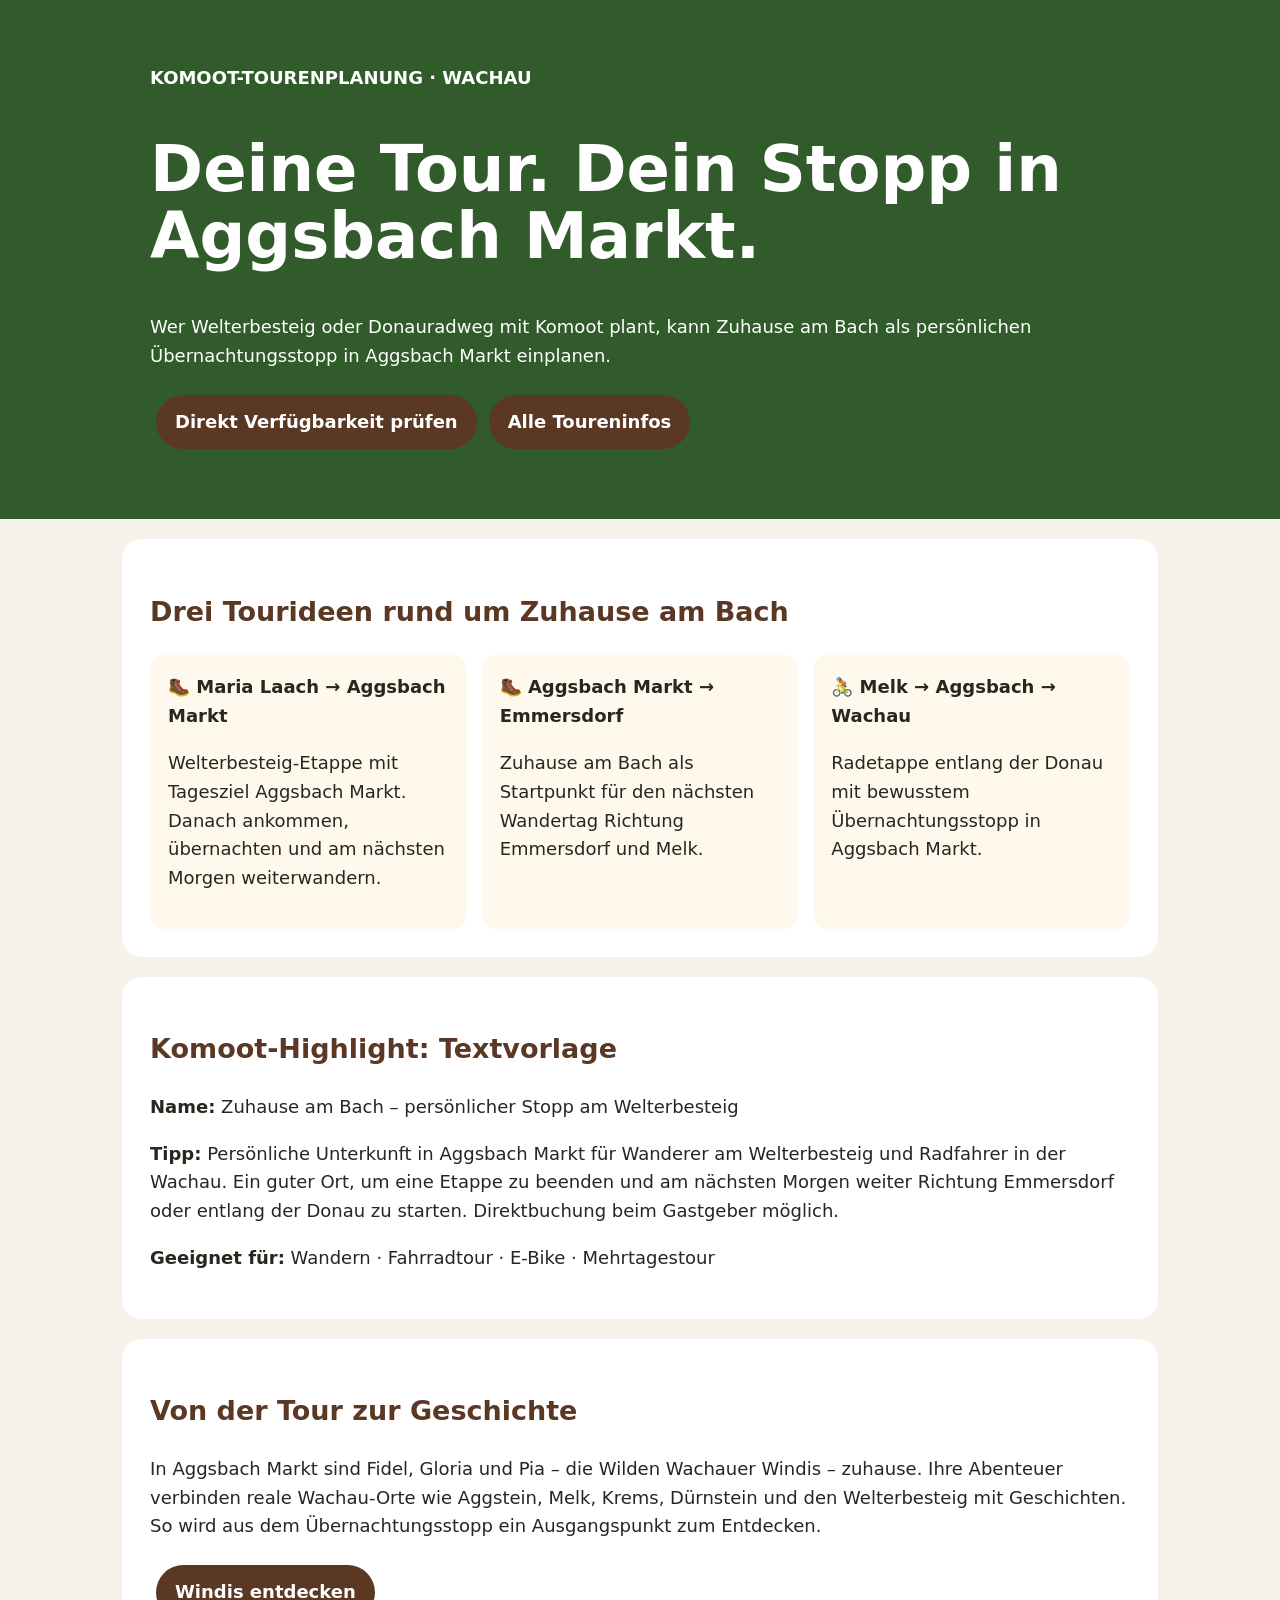
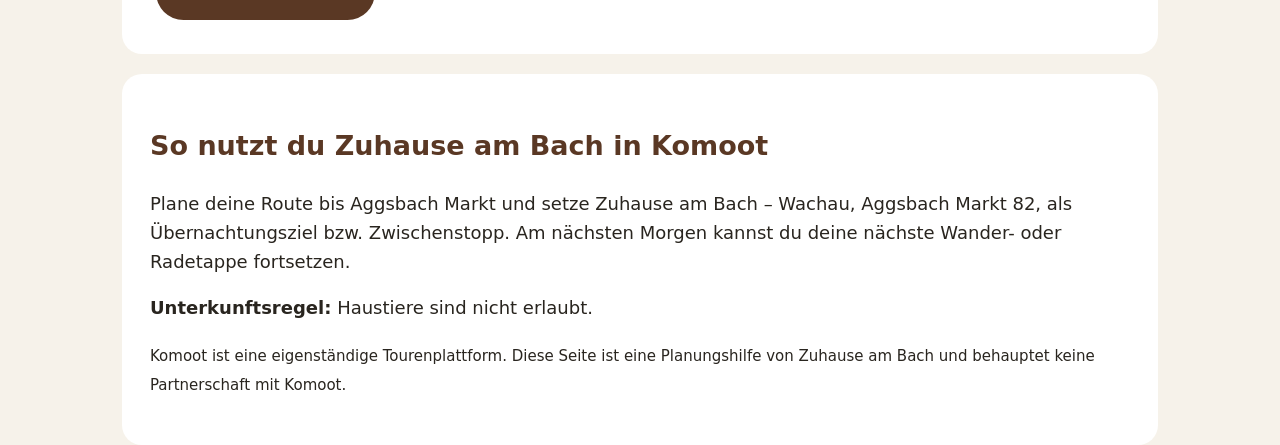
<file: komoot-wachau.html>
<!doctype html><html lang="de"><head><meta charset="utf-8"><meta name="viewport" content="width=device-width,initial-scale=1"><title>Komoot Wachau: Welterbesteig & Donauradweg | Zuhause am Bach Aggsbach</title><meta name="description" content="Komoot-Tour in der Wachau planen: Zuhause am Bach in Aggsbach Markt als persönlicher Übernachtungsstopp am Welterbesteig und nahe Donauradweg. Tourideen Richtung Maria Laach, Emmersdorf, Melk und Aggstein."><meta name="robots" content="index,follow,max-image-preview:large"><link rel="canonical" href="https://topdiveair-sketch.github.io/gaestapp/komoot-wachau.html"><style>body{margin:0;font:18px/1.6 system-ui;background:#f6f2ea;color:#29251f}.hero{padding:64px 20px;background:#315b2b;color:white}.wrap,.card{max-width:980px;margin:auto}.hero h1{font-size:clamp(36px,7vw,64px);line-height:1.05}.card{background:white;margin-top:20px;padding:28px;border-radius:20px}.grid{display:grid;grid-template-columns:repeat(3,1fr);gap:15px}.box{padding:18px;background:#fff8ec;border-radius:14px}.btn{display:inline-block;background:#5a3824;color:white;padding:13px 19px;border-radius:999px;text-decoration:none;font-weight:800;margin:6px}h2{color:#5a3824}@media(max-width:760px){.grid{grid-template-columns:1fr}.card{margin:12px}}</style><script type="application/ld+json">{"@context":"https://schema.org","@type":"WebPage","name":"Komoot Wachau – Touren rund um Zuhause am Bach","about":[{"@type":"Place","name":"Aggsbach Markt"},{"@type":"Thing","name":"Welterbesteig Wachau"},{"@type":"Thing","name":"Donauradweg"}],"isPartOf":{"@type":"WebSite","name":"Zuhause am Bach-Wachau","url":"https://topdiveair-sketch.github.io/gaestapp/"}}</script></head><body><header class="hero"><div class="wrap"><strong>KOMOOT-TOURENPLANUNG · WACHAU</strong><h1>Deine Tour. Dein Stopp in Aggsbach Markt.</h1><p>Wer Welterbesteig oder Donauradweg mit Komoot plant, kann Zuhause am Bach als persönlichen Übernachtungsstopp in Aggsbach Markt einplanen.</p><a class="btn" href="https://topdiveair-sketch.github.io/Direcktbuchungen/index">Direkt Verfügbarkeit prüfen</a><a class="btn" href="touren-wachau.html">Alle Toureninfos</a></div></header><main><section class="card"><h2>Drei Tourideen rund um Zuhause am Bach</h2><div class="grid"><div class="box"><strong>🥾 Maria Laach → Aggsbach Markt</strong><p>Welterbesteig-Etappe mit Tagesziel Aggsbach Markt. Danach ankommen, übernachten und am nächsten Morgen weiterwandern.</p></div><div class="box"><strong>🥾 Aggsbach Markt → Emmersdorf</strong><p>Zuhause am Bach als Startpunkt für den nächsten Wandertag Richtung Emmersdorf und Melk.</p></div><div class="box"><strong>🚴 Melk → Aggsbach → Wachau</strong><p>Radetappe entlang der Donau mit bewusstem Übernachtungsstopp in Aggsbach Markt.</p></div></div></section><section class="card"><h2>Komoot-Highlight: Textvorlage</h2><p><strong>Name:</strong> Zuhause am Bach – persönlicher Stopp am Welterbesteig</p><p><strong>Tipp:</strong> Persönliche Unterkunft in Aggsbach Markt für Wanderer am Welterbesteig und Radfahrer in der Wachau. Ein guter Ort, um eine Etappe zu beenden und am nächsten Morgen weiter Richtung Emmersdorf oder entlang der Donau zu starten. Direktbuchung beim Gastgeber möglich.</p><p><strong>Geeignet für:</strong> Wandern · Fahrradtour · E-Bike · Mehrtagestour</p></section><section class="card"><h2>Von der Tour zur Geschichte</h2><p>In Aggsbach Markt sind Fidel, Gloria und Pia – die Wilden Wachauer Windis – zuhause. Ihre Abenteuer verbinden reale Wachau-Orte wie Aggstein, Melk, Krems, Dürnstein und den Welterbesteig mit Geschichten. So wird aus dem Übernachtungsstopp ein Ausgangspunkt zum Entdecken.</p><a class="btn" href="https://www.diewildenwachauerwindis.at/buecher-shop/die-wilden-wachauer-windis/">Windis entdecken</a></section><section class="card"><h2>So nutzt du Zuhause am Bach in Komoot</h2><p>Plane deine Route bis Aggsbach Markt und setze Zuhause am Bach – Wachau, Aggsbach Markt 82, als Übernachtungsziel bzw. Zwischenstopp. Am nächsten Morgen kannst du deine nächste Wander- oder Radetappe fortsetzen.</p><p><strong>Unterkunftsregel:</strong> Haustiere sind nicht erlaubt.</p><p><small>Komoot ist eine eigenständige Tourenplattform. Diese Seite ist eine Planungshilfe von Zuhause am Bach und behauptet keine Partnerschaft mit Komoot.</small></p></section></main></body></html>
</file>
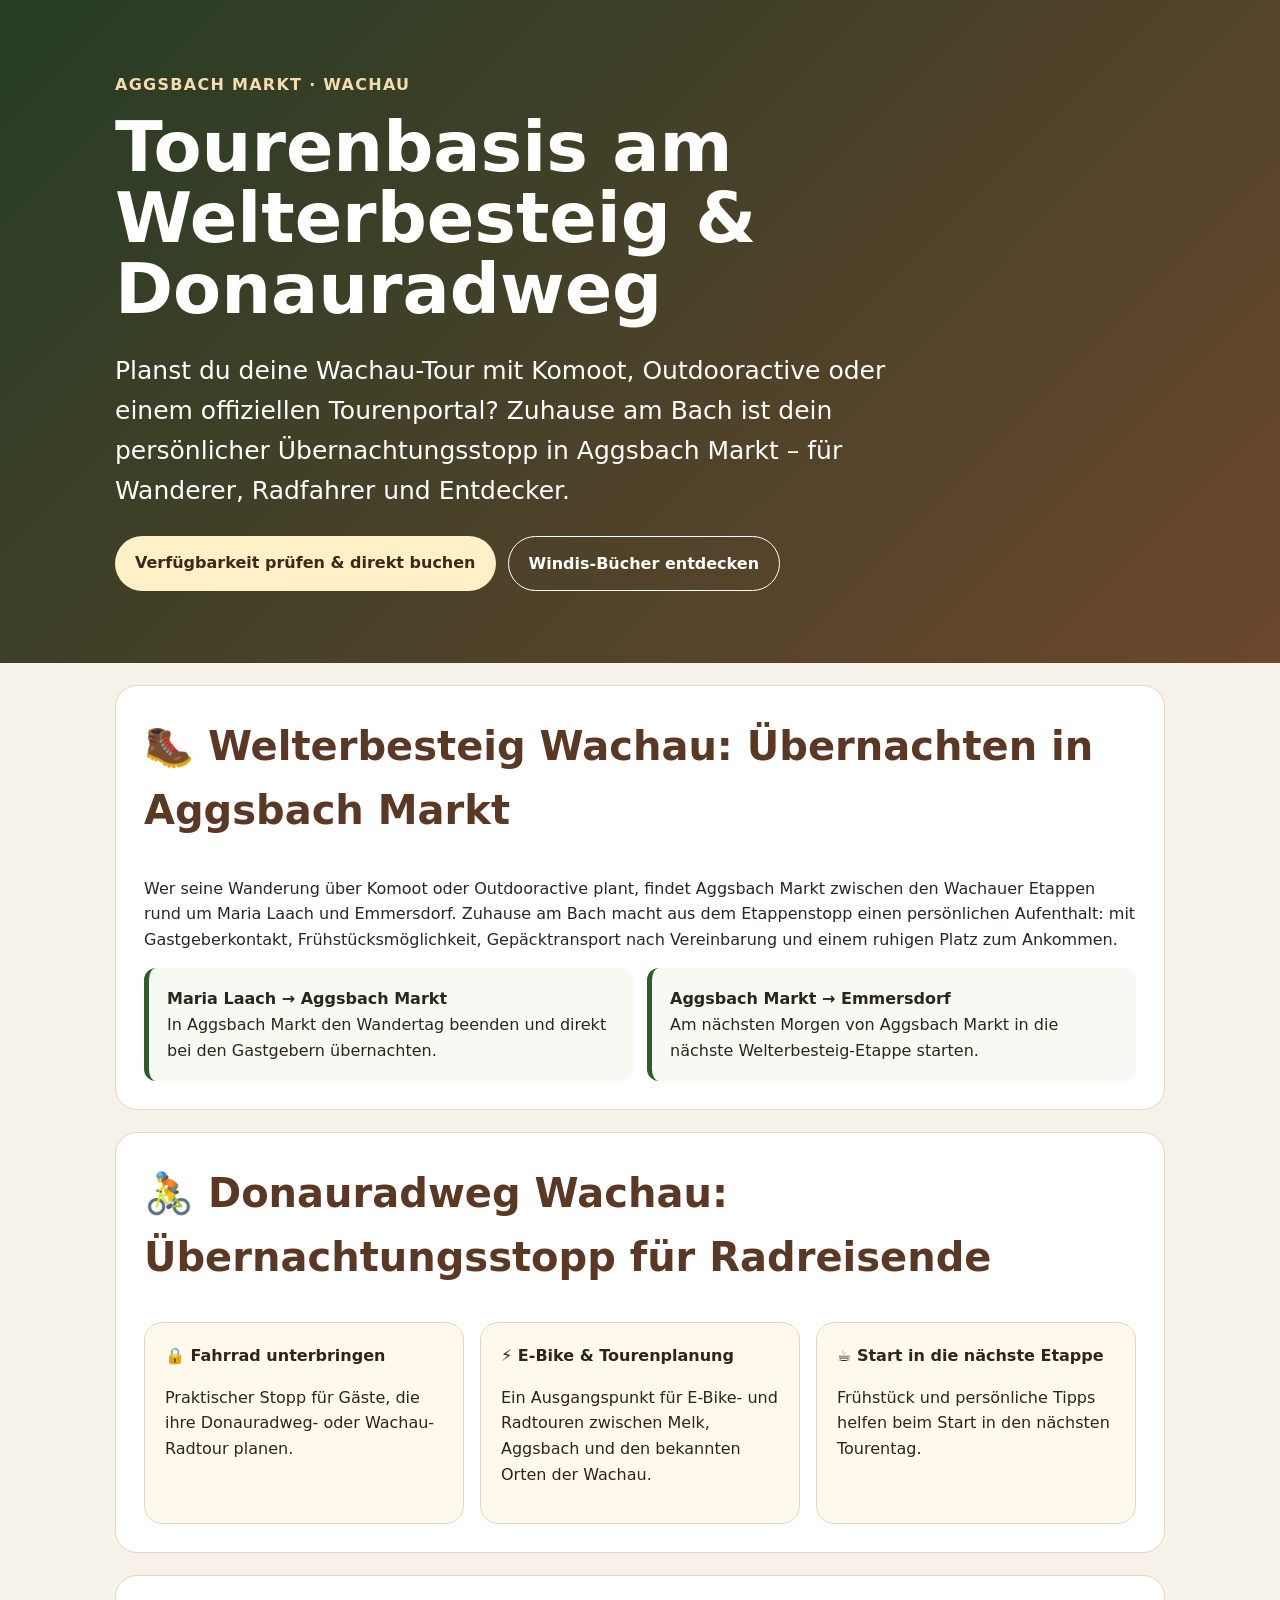
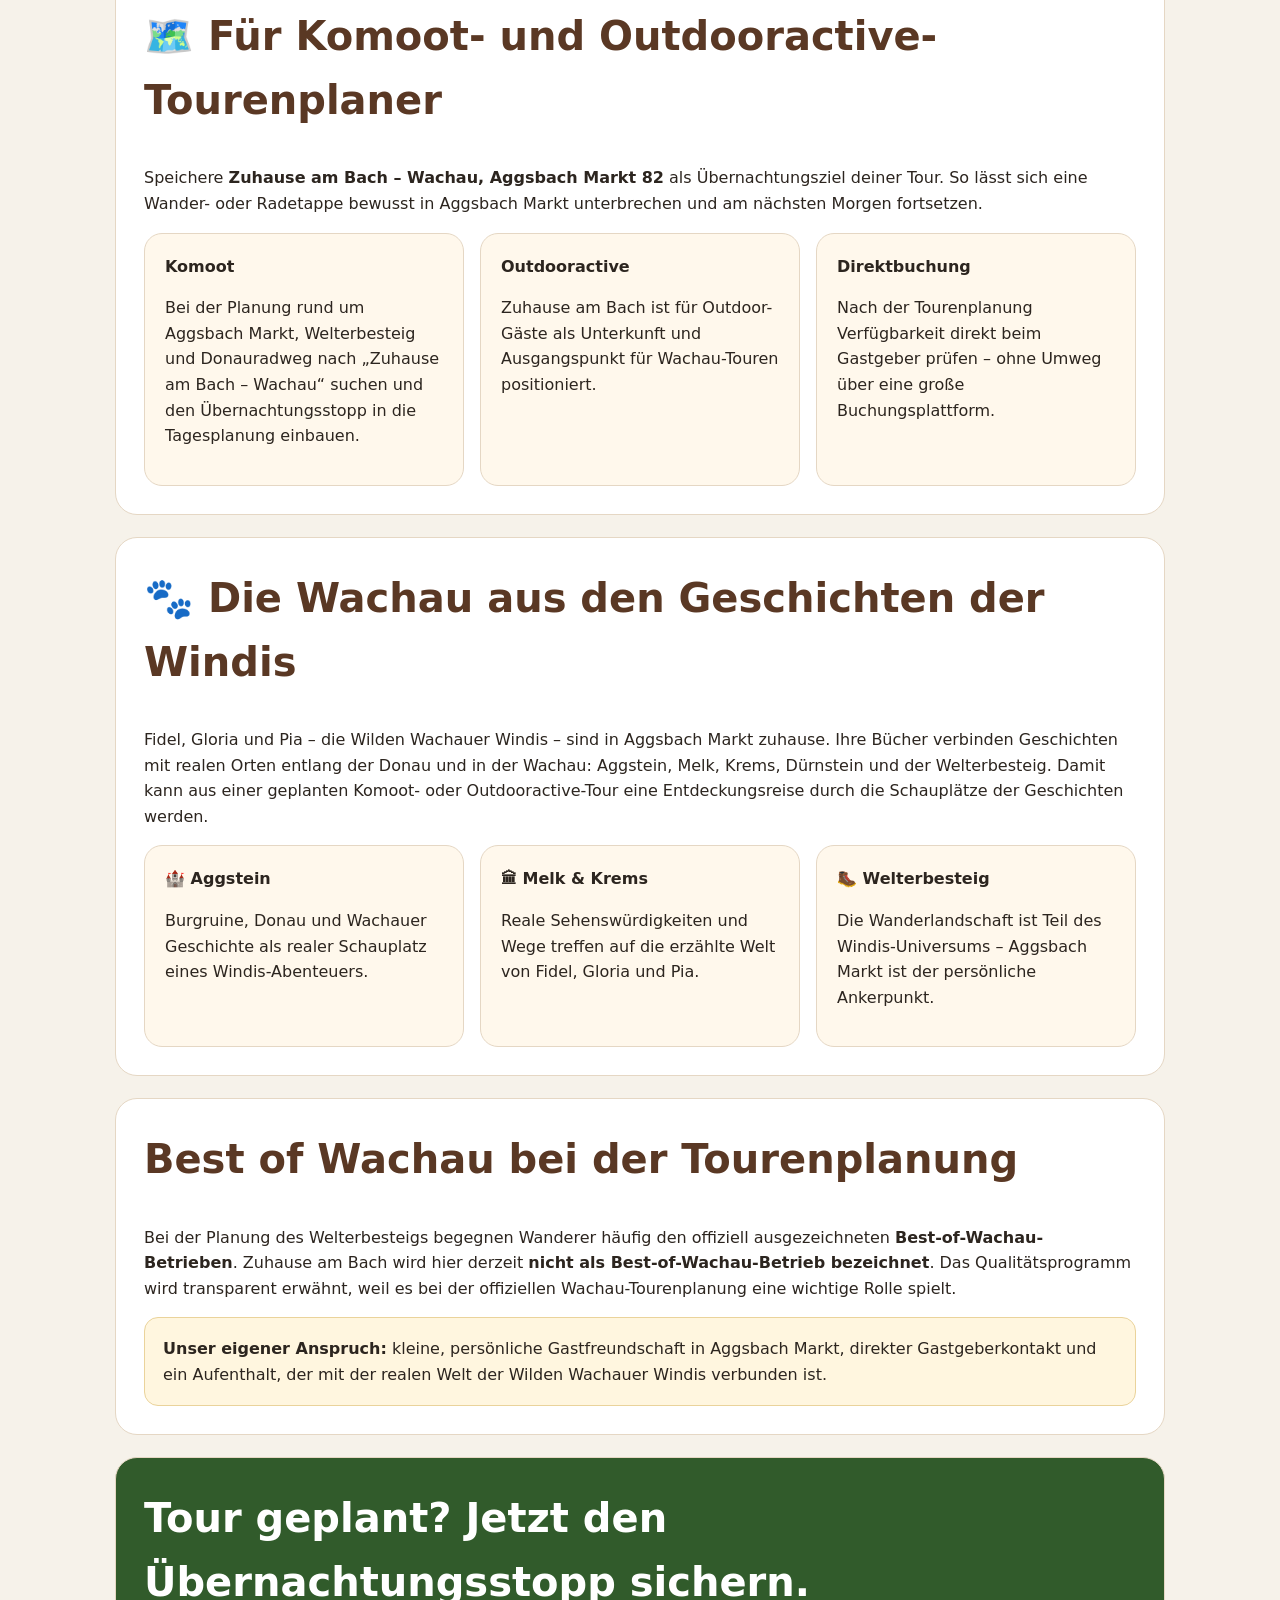
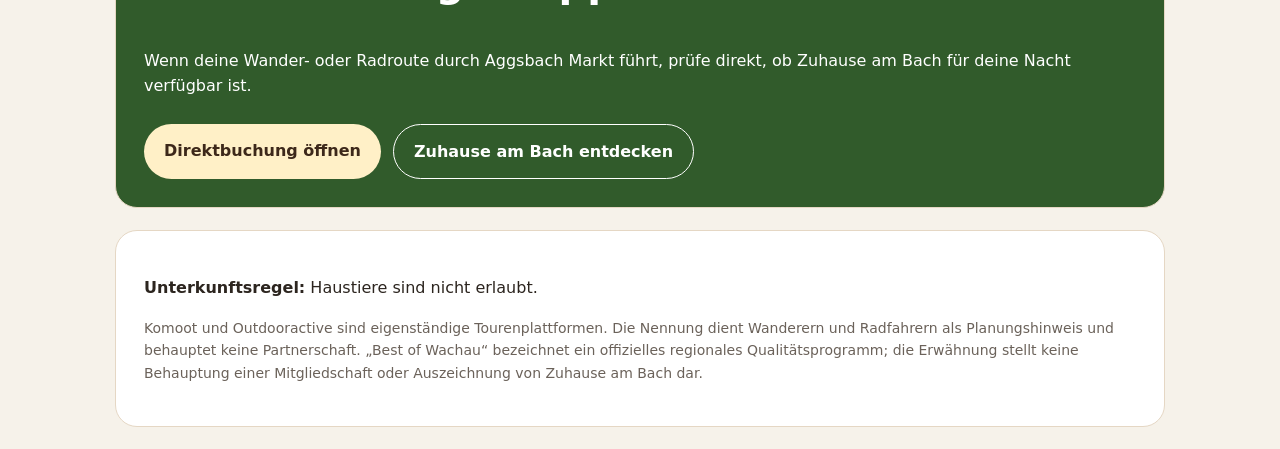
<file: touren-wachau.html>
<!doctype html>
<html lang="de">
<head>
<meta charset="utf-8">
<meta name="viewport" content="width=device-width,initial-scale=1">
<title>Welterbesteig & Donauradweg Aggsbach | Wander- & Radtouren Wachau | Zuhause am Bach</title>
<meta name="description" content="Wandern und Radfahren in der Wachau: Tourenbasis in Aggsbach Markt am Welterbesteig und nahe Donauradweg. Zuhause am Bach für Komoot- und Outdooractive-Tourenplaner, mit Direktbuchung und Windis-Geschichten.">
<meta name="robots" content="index,follow,max-image-preview:large">
<meta name="keywords" content="Komoot Wachau, Outdooractive Wachau, Welterbesteig Aggsbach Markt, Donauradweg Aggsbach, Wandern Wachau, Radfahren Wachau, Unterkunft Wanderer Wachau, Unterkunft Radfahrer Wachau">
<link rel="canonical" href="https://topdiveair-sketch.github.io/gaestapp/touren-wachau.html">
<style>
:root{--green:#315b2b;--brown:#5a3824;--cream:#fff8ec;--ink:#2c251f;--muted:#6b625a;--line:#e5d7c4}*{box-sizing:border-box}body{margin:0;font-family:system-ui,-apple-system,Segoe UI,sans-serif;color:var(--ink);background:#f6f2ea;line-height:1.6}a{color:inherit}.hero{padding:72px 20px;background:linear-gradient(135deg,#263c24,#6b472d);color:#fff}.wrap{max-width:1050px;margin:auto}.eyebrow{font-weight:800;letter-spacing:.08em;text-transform:uppercase;color:#f5dcae}.hero h1{font-size:clamp(38px,7vw,70px);line-height:1.02;margin:.2em 0}.hero p{font-size:clamp(18px,2.4vw,25px);max-width:780px}.actions{display:flex;flex-wrap:wrap;gap:12px;margin-top:25px}.btn{display:inline-block;padding:14px 20px;border-radius:999px;background:#fff0c7;color:#3d281a;text-decoration:none;font-weight:900}.btn.alt{background:transparent;color:#fff;border:1px solid #fff}.card{max-width:1050px;margin:22px auto;background:#fff;padding:28px;border-radius:22px;border:1px solid var(--line)}h2{color:var(--brown);font-size:clamp(27px,4vw,40px);margin-top:0}.grid{display:grid;grid-template-columns:repeat(3,1fr);gap:16px}.grid article{padding:20px;border-radius:18px;background:var(--cream);border:1px solid var(--line)}.route{display:grid;grid-template-columns:repeat(2,1fr);gap:14px}.route article{padding:18px;border-left:5px solid var(--green);background:#f7faf3;border-radius:12px}.note{padding:18px;border-radius:14px;background:#fff6df;border:1px solid #ead39b}.cta{background:var(--green);color:#fff}.cta h2{color:#fff}.small{font-size:14px;color:var(--muted)}@media(max-width:760px){.grid,.route{grid-template-columns:1fr}.hero{padding-top:48px}.card{margin:12px;border-radius:16px}}
</style>
<script type="application/ld+json">{
  "@context":"https://schema.org",
  "@graph":[
    {
      "@type":"LodgingBusiness",
      "@id":"https://topdiveair-sketch.github.io/gaestapp/#lodging",
      "name":"Zuhause am Bach-Wachau",
      "description":"Persönliche Unterkunft und Tourenbasis in Aggsbach Markt für Wanderer am Welterbesteig Wachau und Radfahrer am Donauradweg; Zuhause der Wilden Wachauer Windis.",
      "address":{"@type":"PostalAddress","streetAddress":"Aggsbach Markt 82","postalCode":"3641","addressLocality":"Aggsbach Markt","addressCountry":"AT"},
      "url":"https://topdiveair-sketch.github.io/gaestapp/",
      "petsAllowed":false,
  "sameAs":["https://www.diewildenwachauerwindis.at/"],
      "knowsAbout":["Welterbesteig Wachau","Donauradweg","Aggsbach Markt","Wachau","Die Wilden Wachauer Windis"]
    },
    {
      "@type":"WebPage",
      "@id":"https://topdiveair-sketch.github.io/gaestapp/touren-wachau.html#webpage",
      "url":"https://topdiveair-sketch.github.io/gaestapp/touren-wachau.html",
      "name":"Welterbesteig & Donauradweg Aggsbach – Tourenbasis Zuhause am Bach",
      "about":[{"@id":"https://topdiveair-sketch.github.io/gaestapp/#lodging"},{"@type":"Thing","name":"Welterbesteig Wachau"},{"@type":"Thing","name":"Donauradweg"},{"@type":"Place","name":"Aggsbach Markt"}],
      "mainEntity":{"@id":"https://topdiveair-sketch.github.io/gaestapp/#lodging"}
    },
    {
      "@type":"ItemList",
      "name":"Windis-Schauplätze und Tourenbezug",
      "itemListElement":[
        {"@type":"ListItem","position":1,"item":{"@type":"Place","name":"Aggstein"}},
        {"@type":"ListItem","position":2,"item":{"@type":"Place","name":"Melk"}},
        {"@type":"ListItem","position":3,"item":{"@type":"Place","name":"Krems"}},
        {"@type":"ListItem","position":4,"item":{"@type":"Place","name":"Dürnstein"}},
        {"@type":"ListItem","position":5,"item":{"@type":"Thing","name":"Welterbesteig Wachau"}}
      ]
    }
  ]
}</script>
</head>
<body>
<header class="hero"><div class="wrap"><div class="eyebrow">Aggsbach Markt · Wachau</div><h1>Tourenbasis am Welterbesteig & Donauradweg</h1><p>Planst du deine Wachau-Tour mit Komoot, Outdooractive oder einem offiziellen Tourenportal? Zuhause am Bach ist dein persönlicher Übernachtungsstopp in Aggsbach Markt – für Wanderer, Radfahrer und Entdecker.</p><div class="actions"><a class="btn" href="https://topdiveair-sketch.github.io/Direcktbuchungen/index">Verfügbarkeit prüfen & direkt buchen</a><a class="btn alt" href="https://www.diewildenwachauerwindis.at/buecher-shop/die-wilden-wachauer-windis/">Windis-Bücher entdecken</a></div></div></header>
<main>
<section class="card"><h2>🥾 Welterbesteig Wachau: Übernachten in Aggsbach Markt</h2><p>Wer seine Wanderung über Komoot oder Outdooractive plant, findet Aggsbach Markt zwischen den Wachauer Etappen rund um Maria Laach und Emmersdorf. Zuhause am Bach macht aus dem Etappenstopp einen persönlichen Aufenthalt: mit Gastgeberkontakt, Frühstücksmöglichkeit, Gepäcktransport nach Vereinbarung und einem ruhigen Platz zum Ankommen.</p><div class="route"><article><strong>Maria Laach → Aggsbach Markt</strong><br>In Aggsbach Markt den Wandertag beenden und direkt bei den Gastgebern übernachten.</article><article><strong>Aggsbach Markt → Emmersdorf</strong><br>Am nächsten Morgen von Aggsbach Markt in die nächste Welterbesteig-Etappe starten.</article></div></section>
<section class="card"><h2>🚴 Donauradweg Wachau: Übernachtungsstopp für Radreisende</h2><div class="grid"><article><strong>🔒 Fahrrad unterbringen</strong><p>Praktischer Stopp für Gäste, die ihre Donauradweg- oder Wachau-Radtour planen.</p></article><article><strong>⚡ E-Bike & Tourenplanung</strong><p>Ein Ausgangspunkt für E-Bike- und Radtouren zwischen Melk, Aggsbach und den bekannten Orten der Wachau.</p></article><article><strong>☕ Start in die nächste Etappe</strong><p>Frühstück und persönliche Tipps helfen beim Start in den nächsten Tourentag.</p></article></div></section>
<section class="card"><h2>🗺️ Für Komoot- und Outdooractive-Tourenplaner</h2><p>Speichere <strong>Zuhause am Bach – Wachau, Aggsbach Markt 82</strong> als Übernachtungsziel deiner Tour. So lässt sich eine Wander- oder Radetappe bewusst in Aggsbach Markt unterbrechen und am nächsten Morgen fortsetzen.</p><div class="grid"><article><strong>Komoot</strong><p>Bei der Planung rund um Aggsbach Markt, Welterbesteig und Donauradweg nach „Zuhause am Bach – Wachau“ suchen und den Übernachtungsstopp in die Tagesplanung einbauen.</p></article><article><strong>Outdooractive</strong><p>Zuhause am Bach ist für Outdoor-Gäste als Unterkunft und Ausgangspunkt für Wachau-Touren positioniert.</p></article><article><strong>Direktbuchung</strong><p>Nach der Tourenplanung Verfügbarkeit direkt beim Gastgeber prüfen – ohne Umweg über eine große Buchungsplattform.</p></article></div></section>
<section class="card"><h2>🐾 Die Wachau aus den Geschichten der Windis</h2><p>Fidel, Gloria und Pia – die Wilden Wachauer Windis – sind in Aggsbach Markt zuhause. Ihre Bücher verbinden Geschichten mit realen Orten entlang der Donau und in der Wachau: Aggstein, Melk, Krems, Dürnstein und der Welterbesteig. Damit kann aus einer geplanten Komoot- oder Outdooractive-Tour eine Entdeckungsreise durch die Schauplätze der Geschichten werden.</p><div class="grid"><article><strong>🏰 Aggstein</strong><p>Burgruine, Donau und Wachauer Geschichte als realer Schauplatz eines Windis-Abenteuers.</p></article><article><strong>🏛 Melk & Krems</strong><p>Reale Sehenswürdigkeiten und Wege treffen auf die erzählte Welt von Fidel, Gloria und Pia.</p></article><article><strong>🥾 Welterbesteig</strong><p>Die Wanderlandschaft ist Teil des Windis-Universums – Aggsbach Markt ist der persönliche Ankerpunkt.</p></article></div></section>
<section class="card"><h2>Best of Wachau bei der Tourenplanung</h2><p>Bei der Planung des Welterbesteigs begegnen Wanderer häufig den offiziell ausgezeichneten <strong>Best-of-Wachau-Betrieben</strong>. Zuhause am Bach wird hier derzeit <strong>nicht als Best-of-Wachau-Betrieb bezeichnet</strong>. Das Qualitätsprogramm wird transparent erwähnt, weil es bei der offiziellen Wachau-Tourenplanung eine wichtige Rolle spielt.</p><div class="note"><strong>Unser eigener Anspruch:</strong> kleine, persönliche Gastfreundschaft in Aggsbach Markt, direkter Gastgeberkontakt und ein Aufenthalt, der mit der realen Welt der Wilden Wachauer Windis verbunden ist.</div></section>
<section class="card cta"><h2>Tour geplant? Jetzt den Übernachtungsstopp sichern.</h2><p>Wenn deine Wander- oder Radroute durch Aggsbach Markt führt, prüfe direkt, ob Zuhause am Bach für deine Nacht verfügbar ist.</p><div class="actions"><a class="btn" href="https://topdiveair-sketch.github.io/Direcktbuchungen/index">Direktbuchung öffnen</a><a class="btn alt" href="index.html">Zuhause am Bach entdecken</a></div></section>
<section class="card"><p><strong>Unterkunftsregel:</strong> Haustiere sind nicht erlaubt.</p><p class="small">Komoot und Outdooractive sind eigenständige Tourenplattformen. Die Nennung dient Wanderern und Radfahrern als Planungshinweis und behauptet keine Partnerschaft. „Best of Wachau“ bezeichnet ein offizielles regionales Qualitätsprogramm; die Erwähnung stellt keine Behauptung einer Mitgliedschaft oder Auszeichnung von Zuhause am Bach dar.</p></section>
</main>
</body>
</html>
</file>
